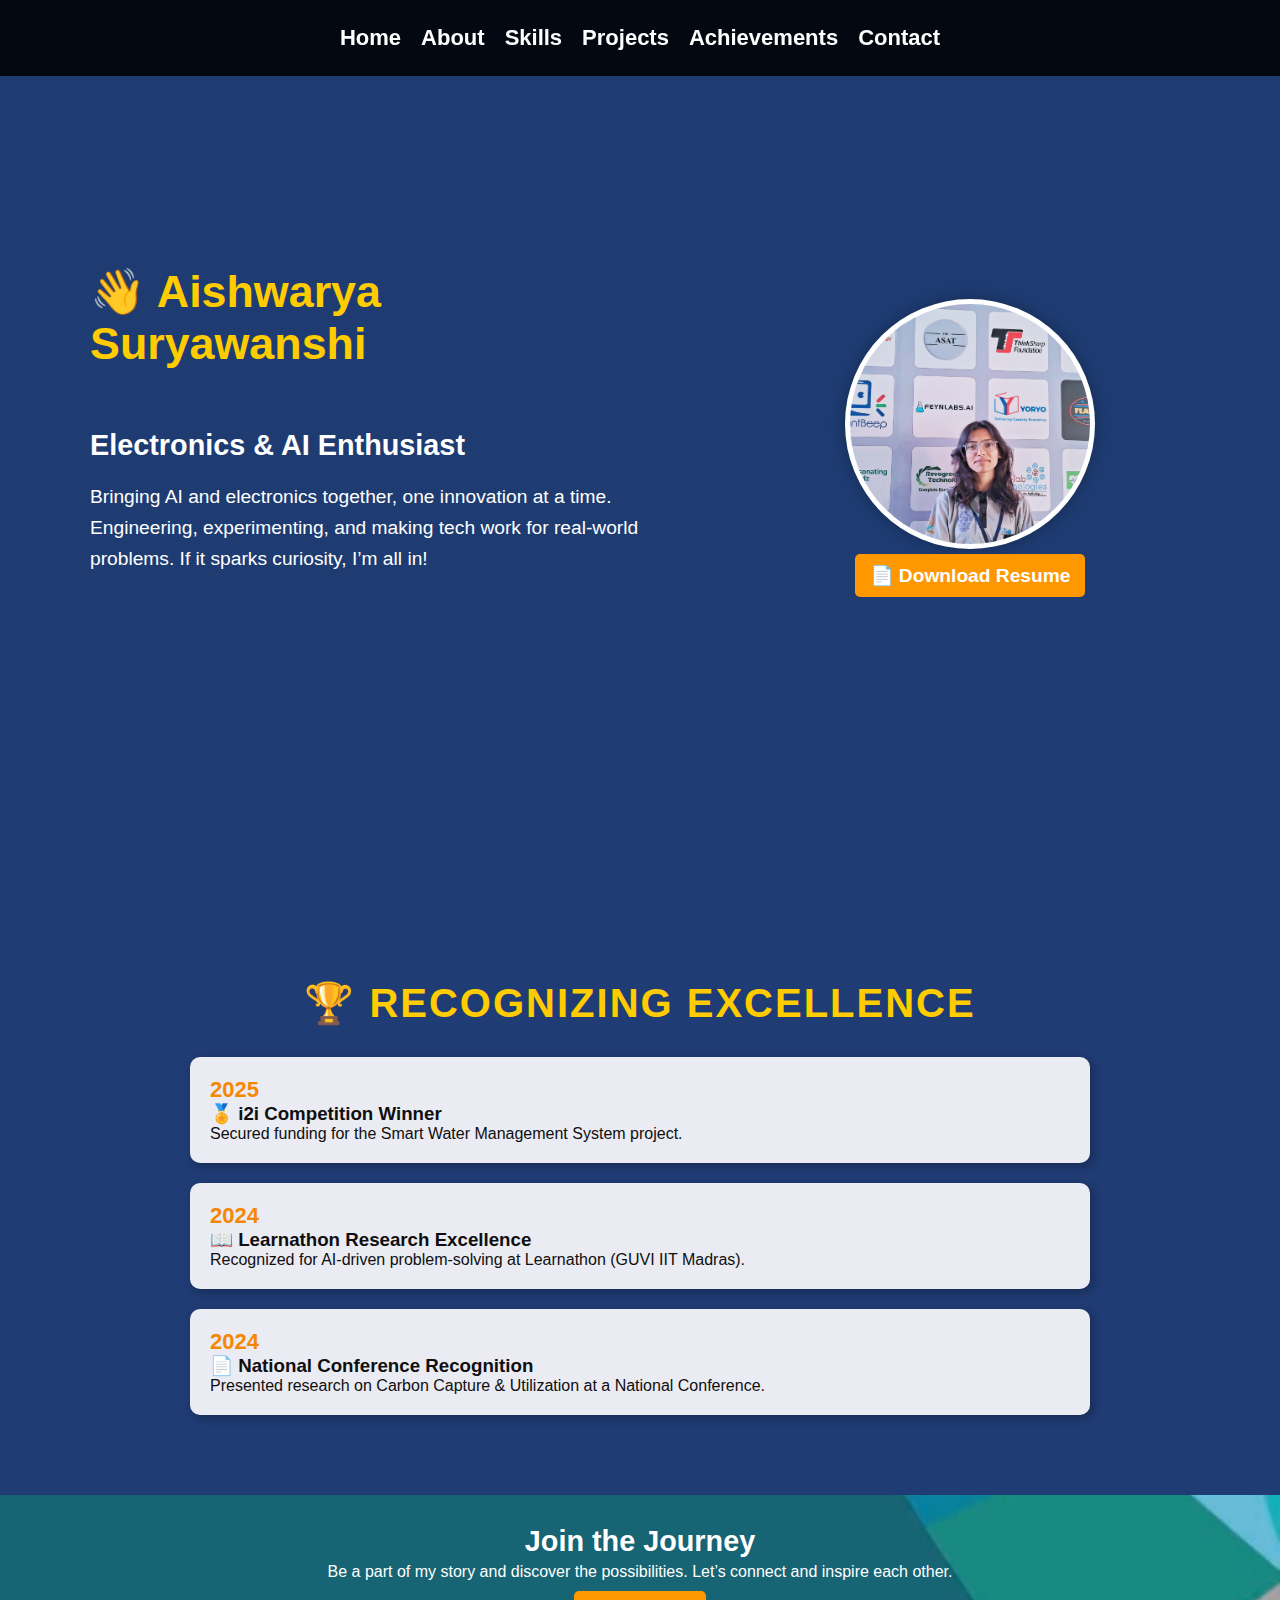
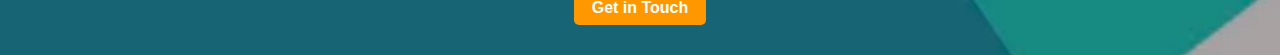
<file: index.html>
<!DOCTYPE html>
<html lang="en">
<head>
    <meta charset="UTF-8">
    <meta name="viewport" content="width=device-width, initial-scale=1.0">
    <title>Home - Aishwarya Suryawanshi</title>
    <link rel="stylesheet" href="css/style.css">
    <script defer src="js/script.js"></script>
</head>
<body>

    <!-- 🔝 Navigation Bar -->
    <nav class="navbar">
        <ul class="nav-links">
            <li><a href="index.html" class="active">Home</a></li>
            <li><a href="about.html">About</a></li>
            <li><a href="skills.html">Skills</a></li>
            <li><a href="projects.html">Projects</a></li>
            <li><a href="achievements.html">Achievements</a></li>
            <li><a href="contact.html">Contact</a></li>
        </ul>
    </nav>

    <!-- 🌟 Hero Section -->
    <section class="hero">
        <div class="hero-container">
            <div class="hero-content">
                <h1>👋 <span class="highlight">Aishwarya Suryawanshi</span></h1>
                <h2>Electronics & AI Enthusiast</h2>
                <p>Bringing AI and electronics together, one innovation at a time. Engineering, experimenting, and making tech work for real-world problems. If it sparks curiosity, I’m all in!</p>
            </div>

            <!-- 🖼 Profile Image -->
            <div class="hero-image">
                <img src="assets/profile/profile.jpg" alt="Profile Picture">
                <a href="resume.pdf" class="btn resume-btn">📄 Download Resume</a>
            </div>
        </div>
    </section>

    <!-- 📜 Recognizing Excellence Section -->
    <section class="achievements-home">
        <h2>🏆 Recognizing Excellence</h2>
        <div class="timeline-container">
            <div class="timeline-item">
                <span class="year">2025</span>
                <h3>🏅 i2i Competition Winner</h3>
                <p>Secured funding for the Smart Water Management System project.</p>
            </div>

            <div class="timeline-item">
                <span class="year">2024</span>
                <h3>📖 Learnathon Research Excellence</h3>
                <p>Recognized for AI-driven problem-solving at Learnathon (GUVI IIT Madras).</p>
            </div>

            <div class="timeline-item">
                <span class="year">2024</span>
                <h3>📄 National Conference Recognition</h3>
                <p>Presented research on Carbon Capture & Utilization at a National Conference.</p>
            </div>
        </div>
    </section>

    <!-- 🌟 Footer Section (Smaller & Fixed at Bottom) -->
<footer class="cta-footer">
    <div class="cta-content">
        <h2>Join the Journey</h2>
        <p>Be a part of my story and discover the possibilities. Let’s connect and inspire each other.</p>
        <a href="contact.html" class="cta-button">Get in Touch</a>
    </div>
</footer>

</body>
</html>
</file>
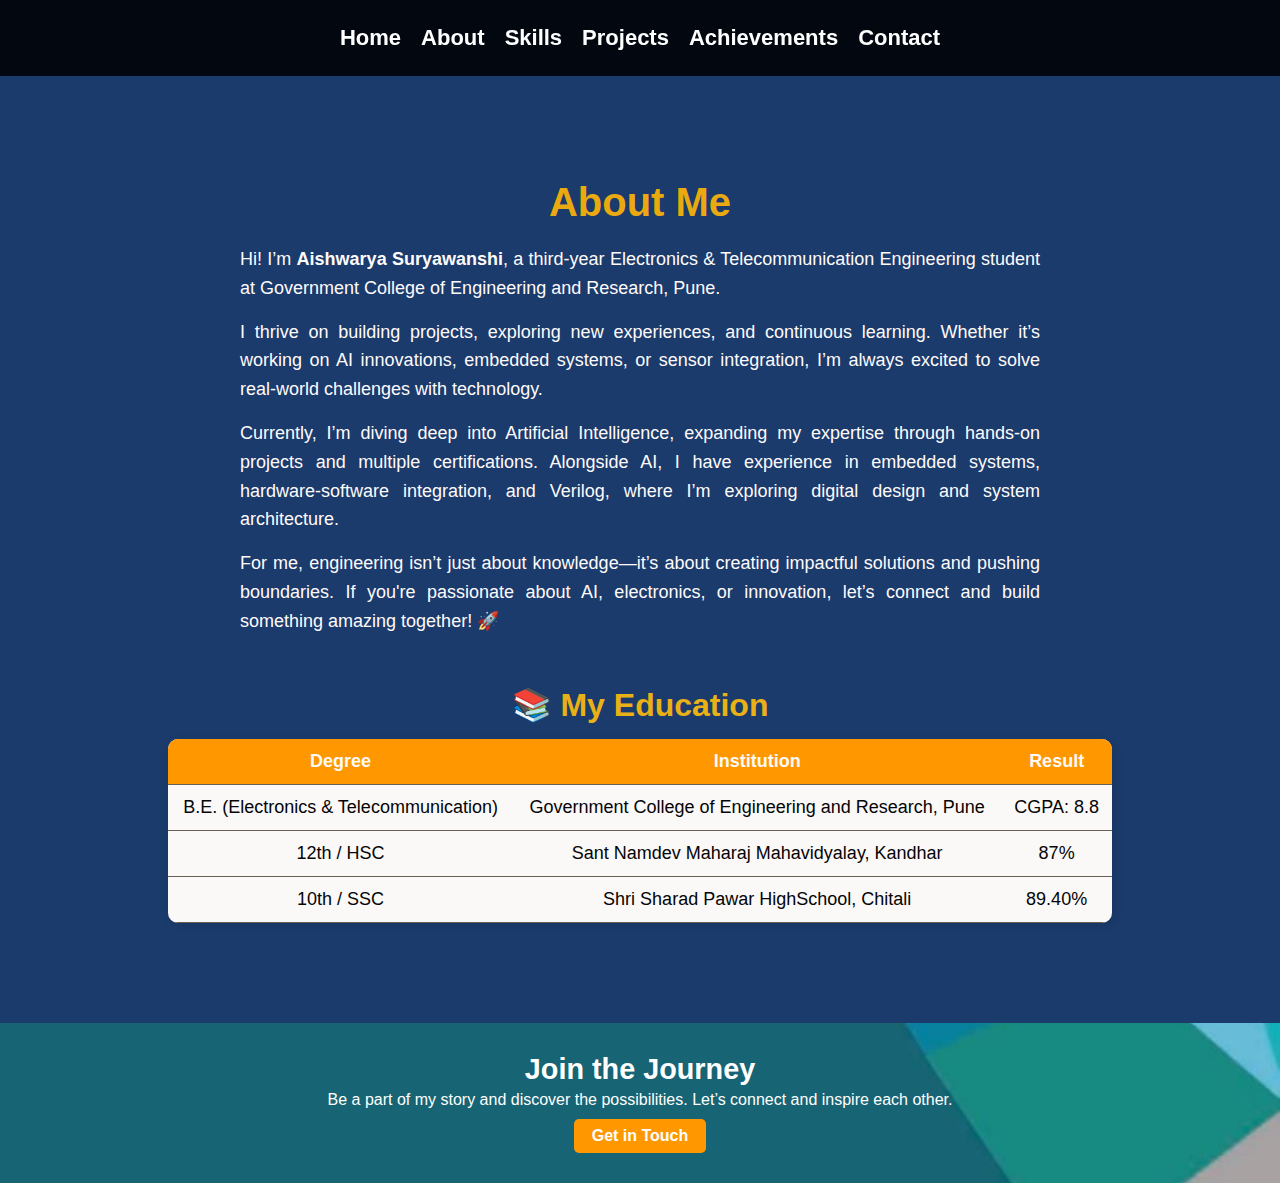
<file: about.html>
<!DOCTYPE html>
<html lang="en">
<head>
    <meta charset="UTF-8">
    <meta name="viewport" content="width=device-width, initial-scale=1.0">
    <title>About - Aishwarya Suryawanshi</title>
    <link rel="stylesheet" href="css/style.css">
</head>
<body>

    <!-- 🔝 Navigation Bar -->
    <nav>
        <ul class="nav-links">
            <li><a href="index.html">Home</a></li>
            <li><a href="about.html">About</a></li>
            <li><a href="skills.html">Skills</a></li>
            <li><a href="projects.html">Projects</a></li>
            <li><a href="achievements.html">Achievements</a></li>
            <li><a href="contact.html">Contact</a></li>
        </ul>
    </nav>

    <!-- 📌 About Section -->
    <section class="about">
        <div class="about-content">
            <h2>About Me</h2>
            <p>Hi! I’m <b>Aishwarya Suryawanshi</b>, a third-year Electronics & Telecommunication Engineering student at Government College of Engineering and Research, Pune.</p>
            
            <p>I thrive on building projects, exploring new experiences, and continuous learning. Whether it’s working on AI innovations, embedded systems, or sensor integration, I’m always excited to solve real-world challenges with technology.</p>
            
            <p>Currently, I’m diving deep into Artificial Intelligence, expanding my expertise through hands-on projects and multiple certifications. Alongside AI, I have experience in embedded systems, hardware-software integration, and Verilog, where I’m exploring digital design and system architecture.</p>
            
            <p>For me, engineering isn’t just about knowledge—it’s about creating impactful solutions and pushing boundaries. If you're passionate about AI, electronics, or innovation, let’s connect and build something amazing together! 🚀</p>
        </div>

        <!-- 🎓 Education Table -->
        <div class="education">
            <h2>📚 My Education</h2>
            <table>
                <tr>
                    <th>Degree</th>
                    <th>Institution</th>
                    <th>Result</th>
                </tr>
                <tr>
                    <td>B.E. (Electronics & Telecommunication)</td>
                    <td>Government College of Engineering and Research, Pune</td>
                    <td>CGPA: 8.8</td>
                </tr>
                <tr>
                    <td>12th / HSC</td>
                    <td>Sant Namdev Maharaj Mahavidyalay, Kandhar</td>
                    <td>87%</td>
                </tr>
                <tr>
                    <td>10th / SSC</td>
                    <td>Shri Sharad Pawar HighSchool, Chitali</td>
                    <td>89.40%</td>
                </tr>
            </table>
        </div>
    </section>

    <!-- 🌟 Footer Section (Smaller & Fixed at Bottom) -->
<footer class="cta-footer">
    <div class="cta-content">
        <h2>Join the Journey</h2>
        <p>Be a part of my story and discover the possibilities. Let’s connect and inspire each other.</p>
        <a href="contact.html" class="cta-button">Get in Touch</a>
    </div>
</footer>

</body>
</html>
</file>
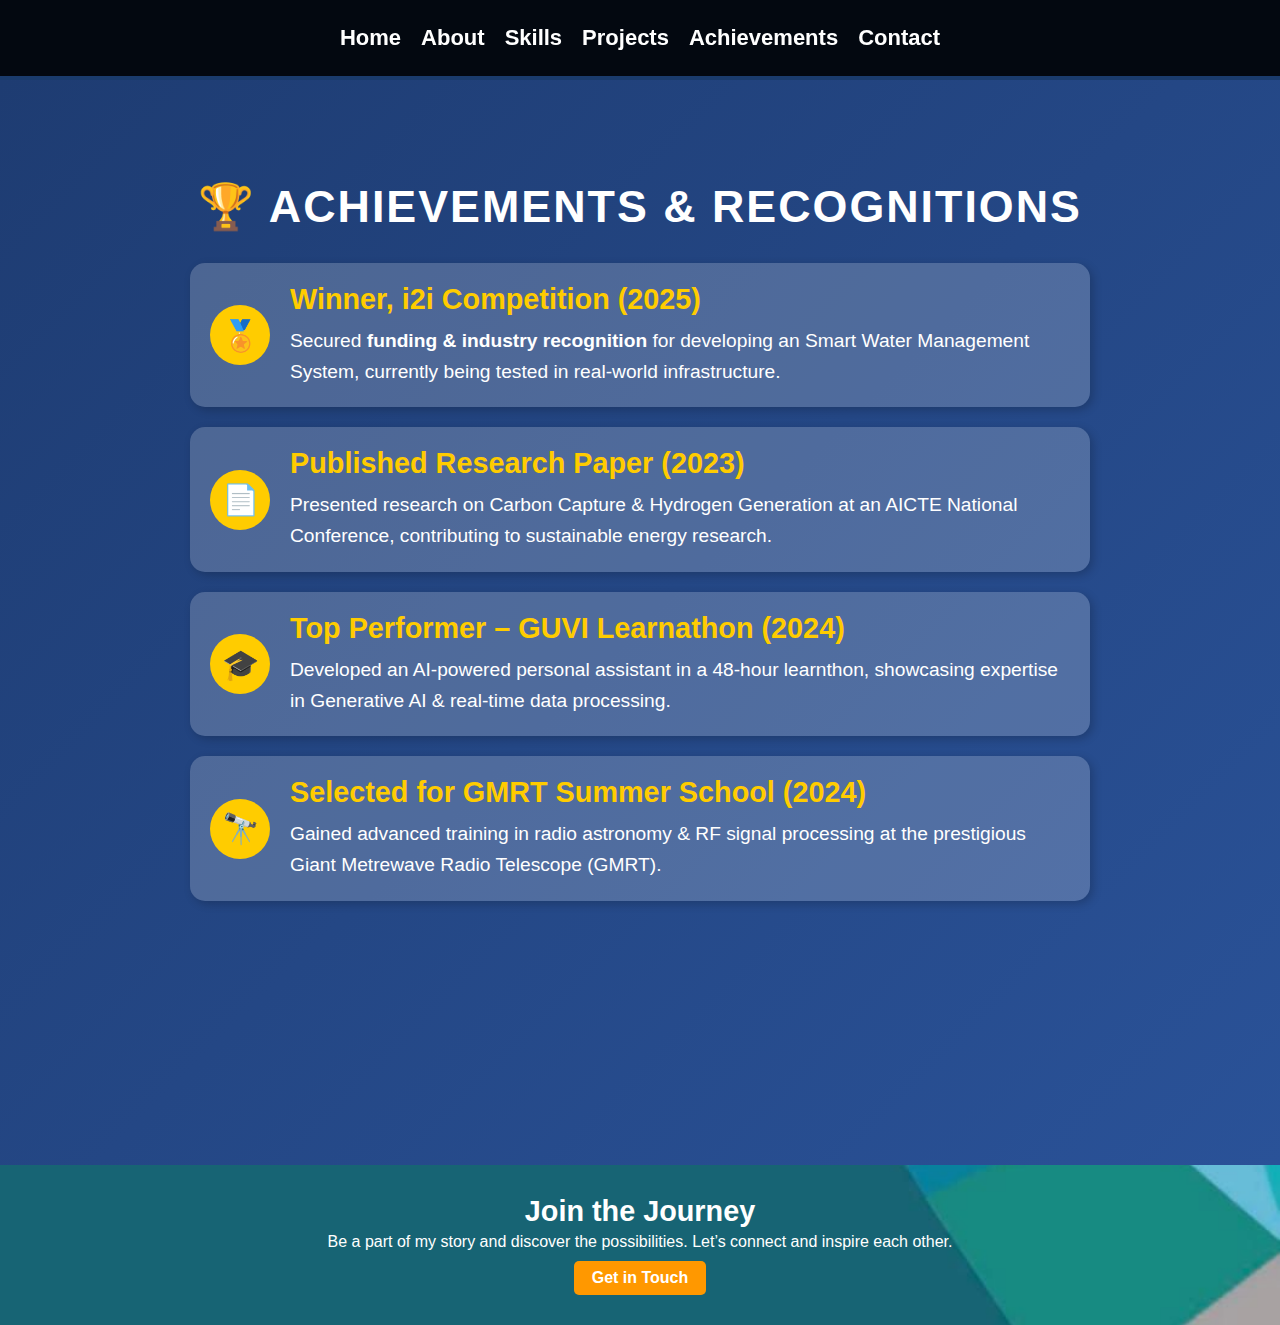
<file: achievements.html>
<!DOCTYPE html>
<html lang="en">
<head>
    <meta charset="UTF-8">
    <meta name="viewport" content="width=device-width, initial-scale=1.0">
    <title>Achievements - Aishwarya Suryawanshi</title>
    <link rel="stylesheet" href="css/style.css">
    <script defer src="js/script.js"></script> <!-- For Animations -->
</head>
<body>

    <!-- 🔝 Navigation Bar -->
    <nav>
        <ul class="nav-links">
            <li><a href="index.html">Home</a></li>
            <li><a href="about.html">About</a></li>
            <li><a href="skills.html">Skills</a></li>
            <li><a href="projects.html">Projects</a></li>
            <li><a href="achievements.html">Achievements</a></li>
            <li><a href="contact.html">Contact</a></li>
        </ul>
    </nav>

    <!-- 🏆 Achievements Section -->
    <section class="achievements">
        <h2>🏆 Achievements & Recognitions</h2>

        <div class="achievements-container">

            <!-- 🔹 Achievement 1 -->
            <div class="achievement-card fade-in">
                <div class="achievement-icon">🏅</div>
                <div class="achievement-content">
                    <h3>Winner, i2i Competition (2025)</h3>
                    <p>Secured <b>funding & industry recognition</b> for developing an Smart Water Management System, currently being tested in real-world infrastructure.</p>
                </div>
            </div>

            <!-- 🔹 Achievement 2 -->
            <div class="achievement-card fade-in">
                <div class="achievement-icon">📄</div>
                <div class="achievement-content">
                    <h3>Published Research Paper (2023)</h3>
                    <p>Presented research on Carbon Capture & Hydrogen Generation at an AICTE National Conference, contributing to sustainable energy research.</p>
                </div>
            </div>

            <!-- 🔹 Achievement 3 -->
            <div class="achievement-card fade-in">
                <div class="achievement-icon">🎓</div>
                <div class="achievement-content">
                    <h3>Top Performer – GUVI Learnathon (2024)</h3>
                    <p>Developed an AI-powered personal assistant in a 48-hour learnthon, showcasing expertise in Generative AI & real-time data processing.</p>
                </div>
            </div>

            <!-- 🔹 Achievement 4 -->
            <div class="achievement-card fade-in">
                <div class="achievement-icon">🔭</div>
                <div class="achievement-content">
                    <h3>Selected for GMRT Summer School (2024)</h3>
                    <p>Gained advanced training in radio astronomy & RF signal processing at the prestigious Giant Metrewave Radio Telescope (GMRT).</p>
                </div>
            </div>

            <!-- 🔹 Achievement 5 -->
            <div class="achievement-card fade-in">
                <div class="achievement-icon">🏗️</div>
                <div class="achievement-content">
                    <h3>College-Funded Sustainability Project (2025)</h3>
                    <p>Received college funding for a Smart Water System that reduced water wastage in workshop area, a successful IoT project deployment.</p>
                </div>
            </div>

        </div>
    </section>


    <!-- 🌟 Footer Section (Smaller & Fixed at Bottom) -->
<footer class="cta-footer">
    <div class="cta-content">
        <h2>Join the Journey</h2>
        <p>Be a part of my story and discover the possibilities. Let’s connect and inspire each other.</p>
        <a href="contact.html" class="cta-button">Get in Touch</a>
    </div>
</footer>

</body>
</html>
</file>
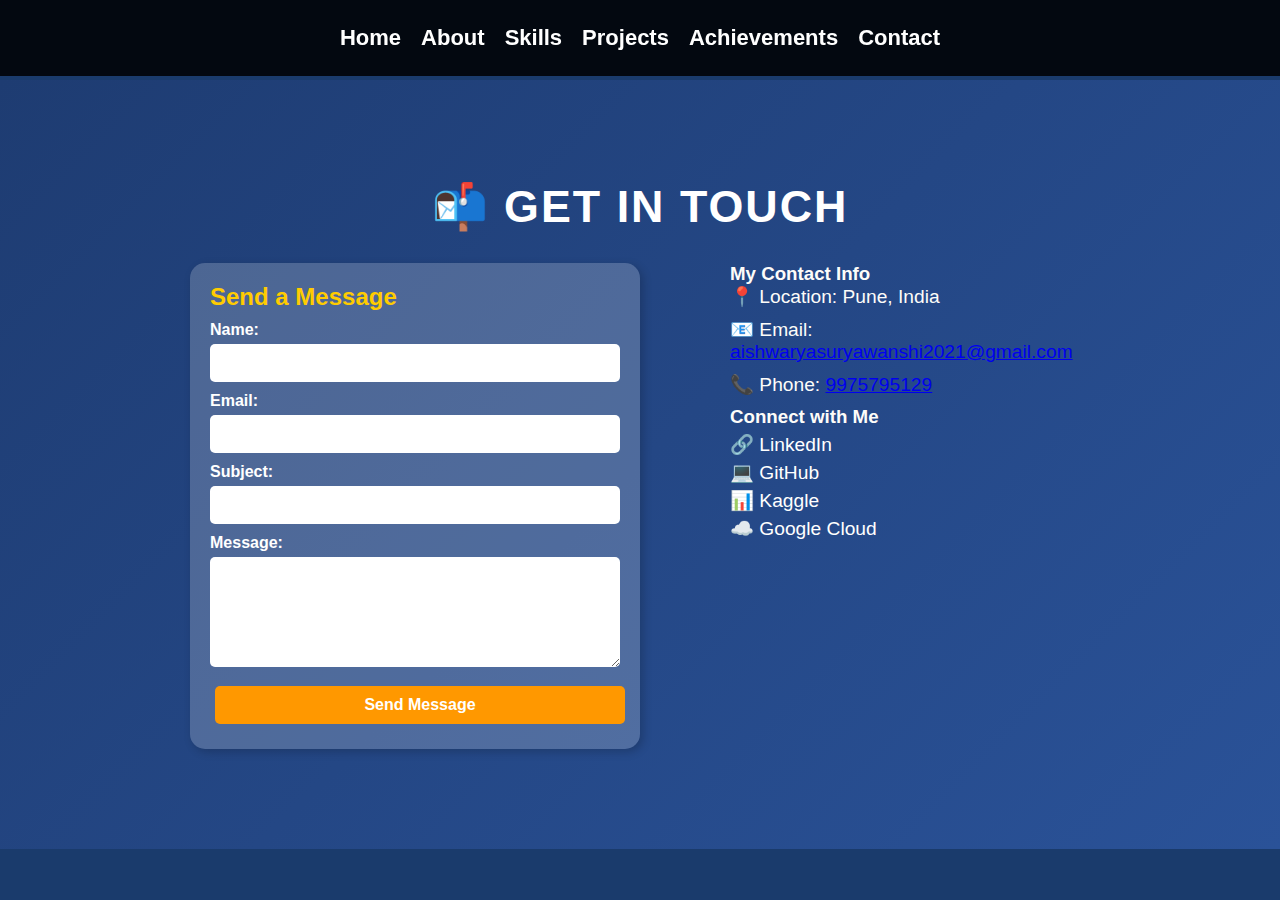
<file: contact.html>
<!DOCTYPE html>
<html lang="en">
<head>
    <meta charset="UTF-8">
    <meta name="viewport" content="width=device-width, initial-scale=1.0">
    <title>Contact - Aishwarya Suryawanshi</title>
    <link rel="stylesheet" href="css/style.css">
</head>
<body>

    <!-- 🔝 Navigation Bar -->
    <nav>
        <ul class="nav-links">
            <li><a href="index.html">Home</a></li>
            <li><a href="about.html">About</a></li>
            <li><a href="skills.html">Skills</a></li>
            <li><a href="projects.html">Projects</a></li>
            <li><a href="achievements.html">Achievements</a></li>
            <li><a href="contact.html">Contact</a></li>
        </ul>
    </nav>

    <!-- 📬 Contact Section -->
    <section class="contact">
        <h2>📬 Get in Touch</h2>

        <div class="contact-container">
            <!-- 📝 Contact Form (Using Formspree) -->
            <div class="contact-form">
                <h3>Send a Message</h3>
                <form action="https://formspree.io/f/mldjjnon" method="POST">
                    <label for="name">Name:</label>
                    <input type="text" id="name" name="name" required>

                    <label for="email">Email:</label>
                    <input type="email" id="email" name="_replyto" required>

                    <label for="subject">Subject:</label>
                    <input type="text" id="subject" name="subject" required>

                    <label for="message">Message:</label>
                    <textarea id="message" name="message" rows="5" required></textarea>

                    <button type="submit" class="btn">Send Message</button>
                </form>
            </div>

            <!-- 🌍 Contact Details -->
            <div class="contact-info">
                <h3>My Contact Info</h3>
                <p>📍 Location: Pune, India</p>
                <p>📧 Email: <a href="aishwaryasuryawanshi2021@gmail.com">aishwaryasuryawanshi2021@gmail.com</a></p>
                <p>📞 Phone: <a href="tel:9975795129">9975795129</a></p>

                <!-- 🔗 Social Links -->
                <h3>Connect with Me</h3>
                <div class="social-links">
                    <a href="https://www.linkedin.com/in/aishwarya-suryawanshinshi-aa20ba27a/" target="_blank">🔗 LinkedIn</a>
                    <a href="https://github.com/AAISHAA1585" target="_blank">💻 GitHub</a>
                    <a href="https://www.kaggle.com/aashaa1585" target="_blank">📊 Kaggle</a>
                    <a href="https://www.cloudskillsboost.google/public_profiles/7a3bd204-da66-4c13-a542-b3f279eef0f3" target="_blank">☁️ Google Cloud</a>
                </div>
            </div>
        </div>
    </section>

</body>
</html>
</file>
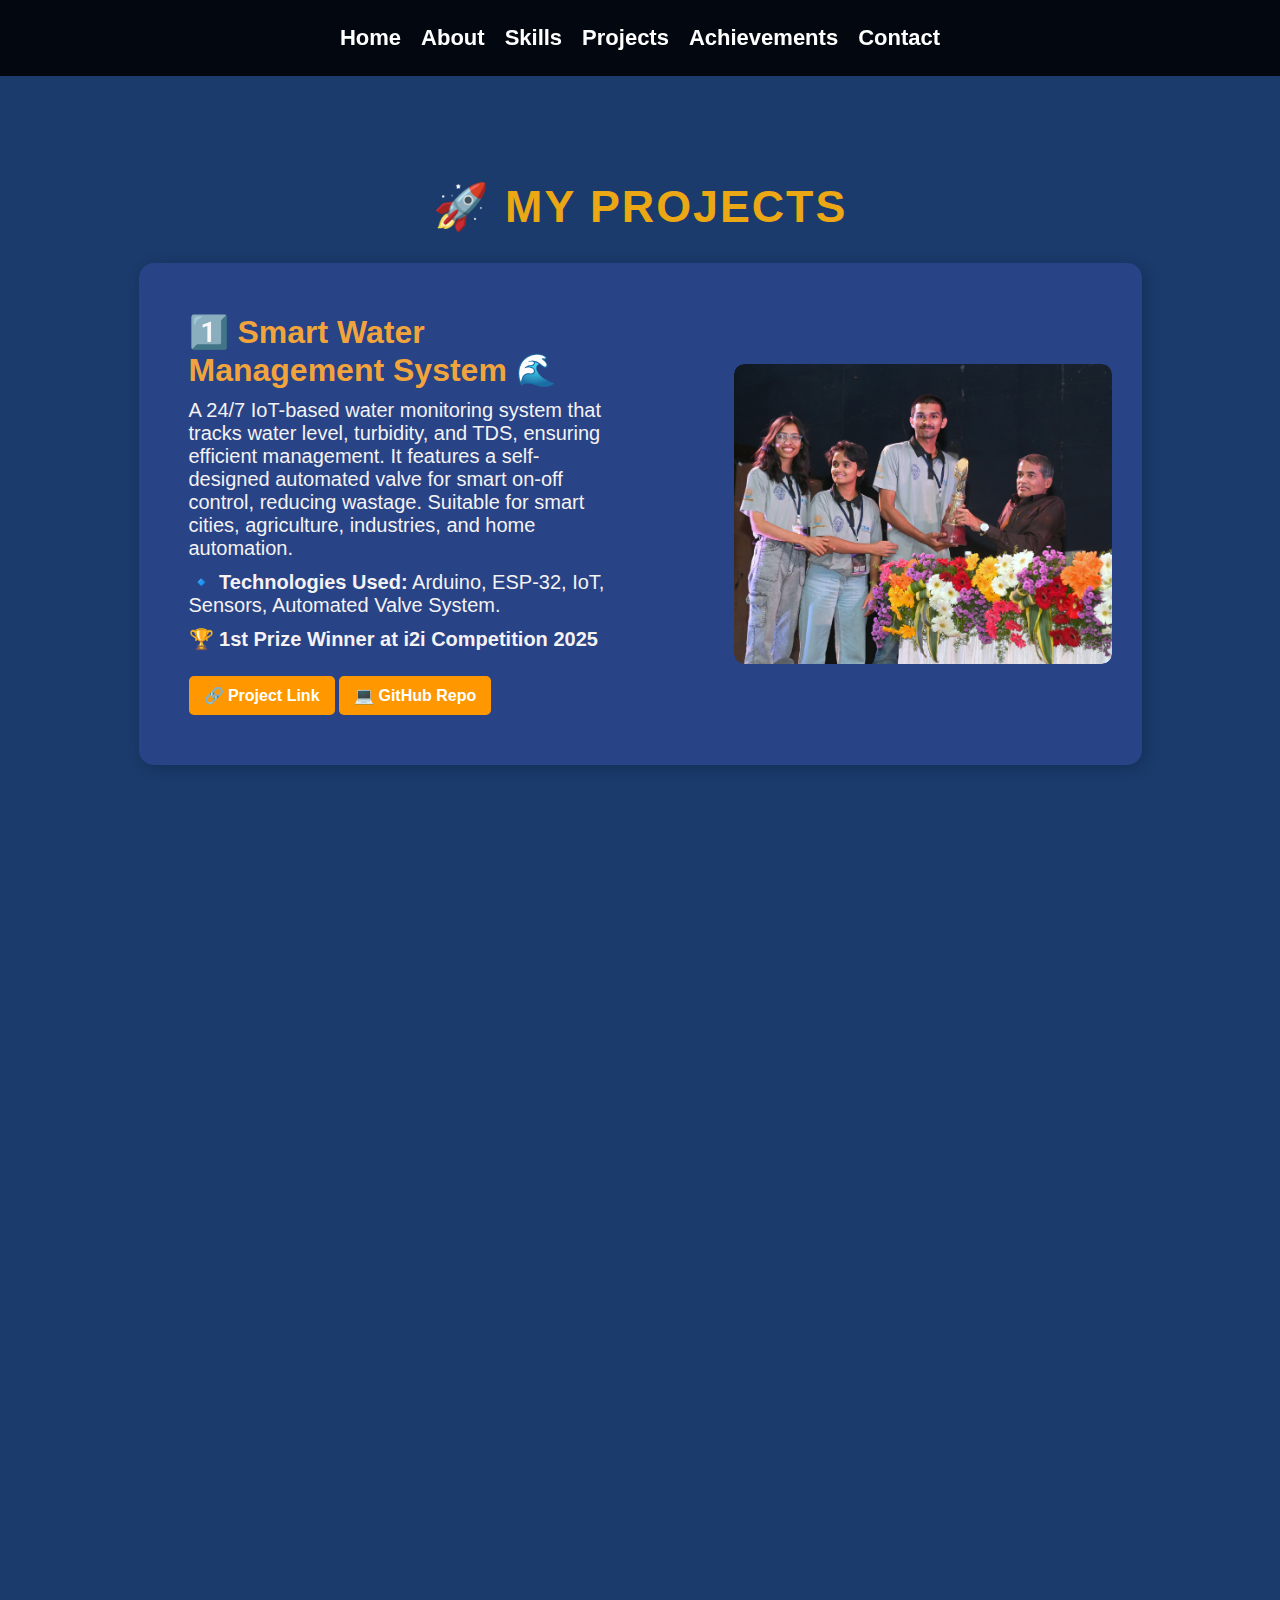
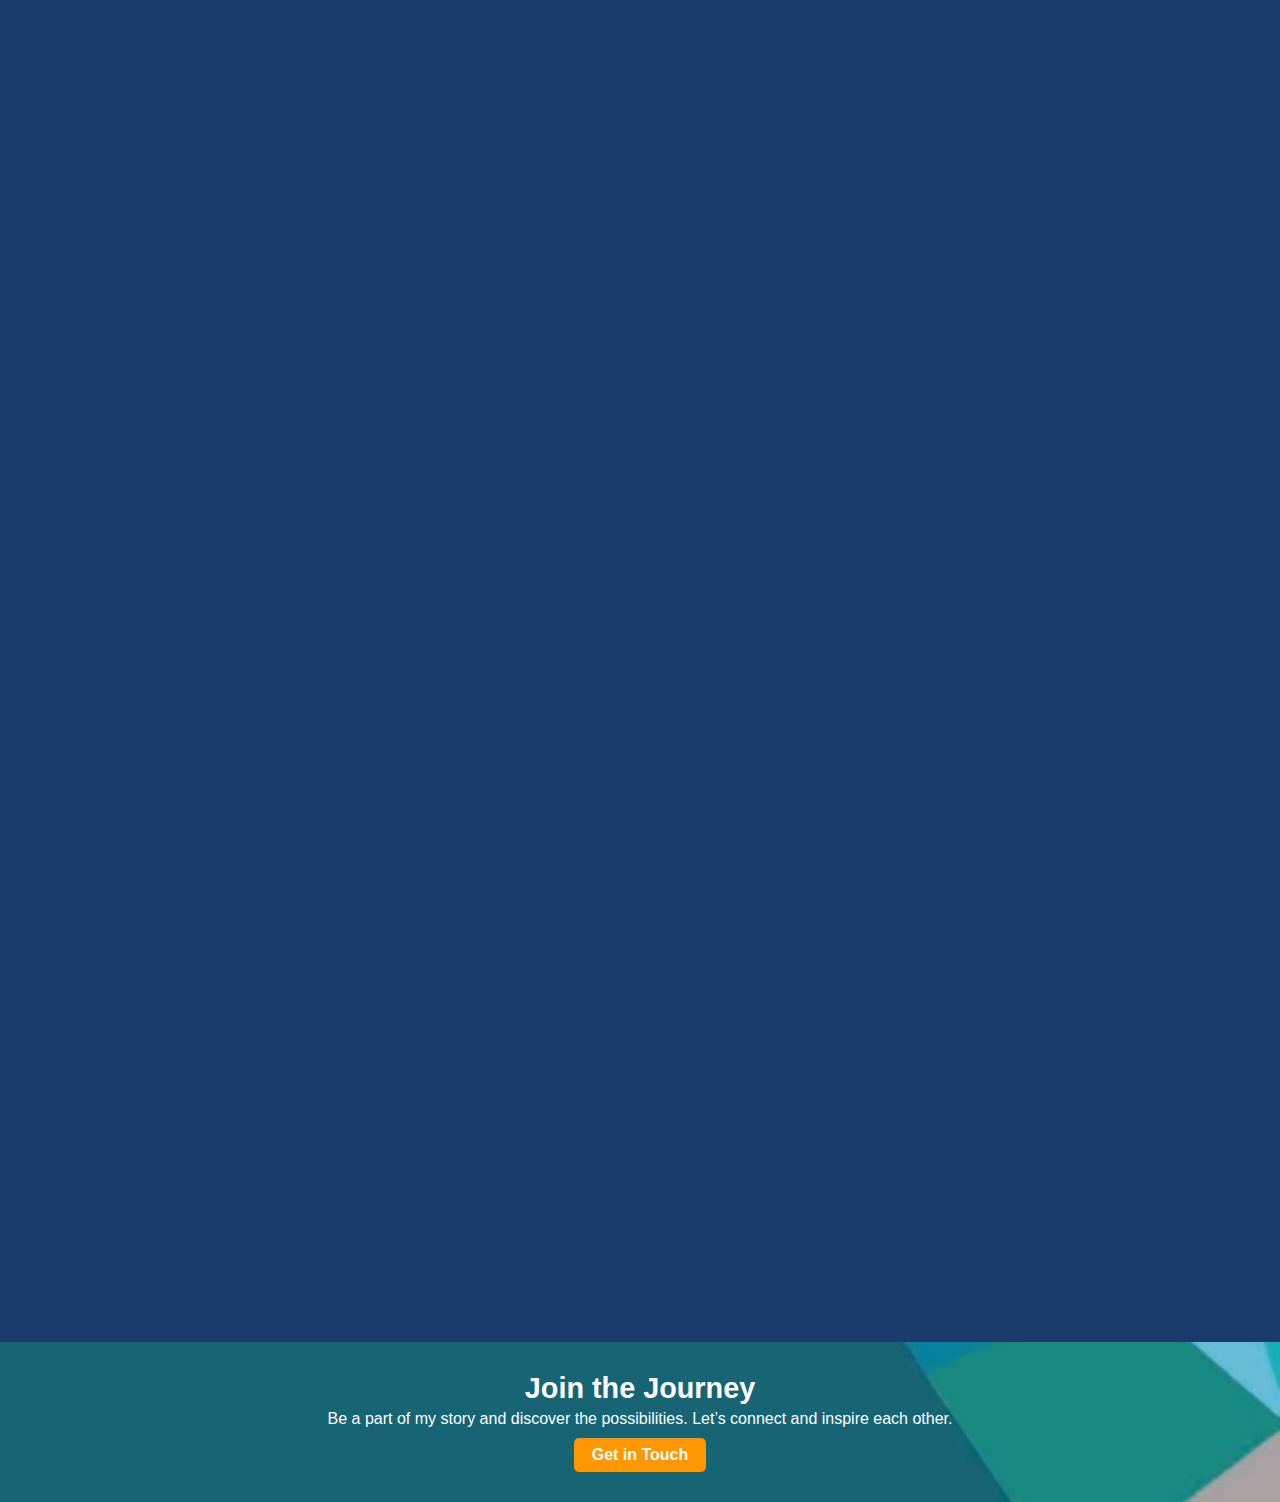
<file: projects.html>
<!DOCTYPE html>
<html lang="en">
<head>
    <meta charset="UTF-8">
    <meta name="viewport" content="width=device-width, initial-scale=1.0">
    <title>Projects - Aishwarya Suryawanshi</title>
    <link rel="stylesheet" href="css/style.css">
    <script defer src="js/script.js"></script> <!-- For Animations & Image Carousel -->
</head>
<body>

    <!-- 🔝 Navigation Bar -->
    <nav>
        <ul class="nav-links">
            <li><a href="index.html">Home</a></li>
            <li><a href="about.html">About</a></li>
            <li><a href="skills.html">Skills</a></li>
            <li><a href="projects.html">Projects</a></li>
            <li><a href="achievements.html">Achievements</a></li>
            <li><a href="contact.html">Contact</a></li>
        </ul>
    </nav>

    <!-- 🏗 Projects Section -->
    <section class="projects">
        <h2>🚀 My Projects</h2>

        <!-- 🔹 Project 1 -->
        <div class="project fade-in">
            <div class="project-content">
                <h3>1️⃣ Smart Water Management System 🌊</h3>
                <p>A 24/7 IoT-based water monitoring system that tracks water level, turbidity, and TDS, ensuring efficient management. It features a self-designed automated valve for smart on-off control, reducing wastage. Suitable for smart cities, agriculture, industries, and home automation.</p>
                <p><b>🔹 Technologies Used:</b>  Arduino, ESP-32, IoT, Sensors, Automated Valve System. </p>
                <p>🏆 <b>1st Prize Winner at i2i Competition 2025</b></p>
                <div class="project-links">
                    
                    <a href="https://dravnik.site/" target="_blank" class="cert-btn">🔗 Project Link</a>
                    <a href="https://github.com/DravNik/dravnik-landingpage" target="_blank" class="cert-btn">💻 GitHub Repo</a>
                </div>
            </div>
            <div class="project-gallery">
                <img src="assets/projects/water-management1.jpg" class="active" alt="Smart Water Management">
                <img src="assets/projects/water-management2.jpg" alt="Smart Water Management">
            </div>
        </div>
        
         <!-- 🔹 Project 2 -->
         <div class="project fade-in">
            <div class="project-content">
                <h3>2️⃣ Personal Portfolio Website🌐</h3>
                <p>A custom-designed, interactive portfolio that showcases my journey, projects, and expertise in AI, electronics, and engineering. Built with a modern, responsive design, it offers a seamless user experience, highlighting my skills, achievements, and innovations in a structured and engaging way.</p>
                
                <div class="project-links">
                    
                    <a href="https://aaishaa1585.github.io/My-Portfolio/" target="_blank" class="cert-btn">🔗 Project Link</a>
                    <a href="https://aaishaa1585.github.io/My-Portfolio/" target="_blank" class="cert-btn">💻 GitHub Repo</a>
                </div>
            </div>
            <div class="project-gallery">
                    <img src="assets/projects/portfolio1.png" class="active" alt="E-Waste Management">
                    <img src="assets/projects/portfolio2.png" class="active" alt="E-Waste Management">
                    <img src="assets/projects/portfolio3.png" class="active" alt="E-Waste Management">
            </div>
        </div>
        

        

        <!-- 🔹 Project 3 -->
        <div class="project fade-in">
            <div class="project-content">
                <h3>3️⃣ E-Waste Management System♻️</h3>
                <p>A sustainable e-waste management system utilizing bioleaching and phytoremediation to recover valuable metals and detoxify contaminated sites. Bioleaching uses microorganisms to extract metals from e-waste, reducing reliance on mining and harmful chemicals, while phytoremediation employs plants to absorb toxins, promoting soil and water restoration.This eco-friendly, cost-effective, and energy-efficient approach minimizes environmental harm and supports a greener future. Applicable in recycling industries, waste management, and environmental restoration projects.</p>

                
                
                    <div class="project-links">
                        
                        <a href="https://www.linkedin.com/in/aishwarya-suryawanshi-aa20ba27a/>" target="_blank" class="cert-btn">🔗 Linkedin</a>
                    </div>
            </div>
            <div class="project-gallery">
                <img src="assets/projects/e-waste1.jpeg" class="active" alt="E-Waste Management">
                <img src="assets/projects/e-waste2.jpg" class="active" alt="E-Waste Management">
                    
               
            </div>
        </div>

        <!-- 🔹 Project 4 -->
        <div class="project fade-in">
            <div class="project-content">
                <h3>4️⃣ Water Heater Alert System⚠️</h3>
                <p>A smart real-time monitoring system that prevents overheating and ensures energy efficiency by automatically switching off the heater when the water reaches a preset temperature. It continuously tracks temperature levels and provides instant alerts to prevent potential hazards. Designed for hostels, homes</p>
              

                </p<>Designed for hostels, homes</p<>
                <p><b>Technologies:</b> DHT11, ESP8266, Firebase</p>
                <div class="project-links">
                    
                    <a href="https://www.linkedin.com/in/aishwarya-suryawanshi-aa20ba27a/>" target="_blank" class="cert-btn">🔗 Linkedin</a>
                </div>
            </div>
            <div class="project-gallery">
                <img src="assets/projects/water-heater1.jpeg" class="active" alt="Water Heater Alert System">
                
            </div>
        </div>

        <!-- 🔹 Project 5 -->
        <div class="project fade-in">
            <div class="project-content">
                <h3>5️⃣ Carbon Capture & Hydrogen Generation System 🏭⚡</h3>
                <p> An innovative system for capturing CO₂ and converting it into hydrogen fuel, promoting clean energy solutions. It utilizes CO₂ collection techniques and formate-based hydrogen production, enabling efficient carbon utilization and sustainable energy generation.</p>
                
                <p>📄 <b>Published Research Paper at AICTE National Conference 2023</b></p>
                <div class="project-links">
                    
                    <a href="https://www.linkedin.com/in/aishwarya-suryawanshi-aa20ba27a/>" target="_blank" class="cert-btn">🔗 Linkedin</a>
                </div>
            </div>
            <div class="project-gallery">
                <img src="assets/projects/carbon-capture1.jpeg" class="active" alt="Carbon Capture System">
                <img src="assets/projects/carbon-capture2.jpg" alt="Carbon Capture System">
            </div>
        </div>

    </section>

    <!-- 🌟 Footer Section (Smaller & Fixed at Bottom) -->
<footer class="cta-footer">
    <div class="cta-content">
        <h2>Join the Journey</h2>
        <p>Be a part of my story and discover the possibilities. Let’s connect and inspire each other.</p>
        <a href="contact.html" class="cta-button">Get in Touch</a>
    </div>
</footer>

</body>
</html>
</file>
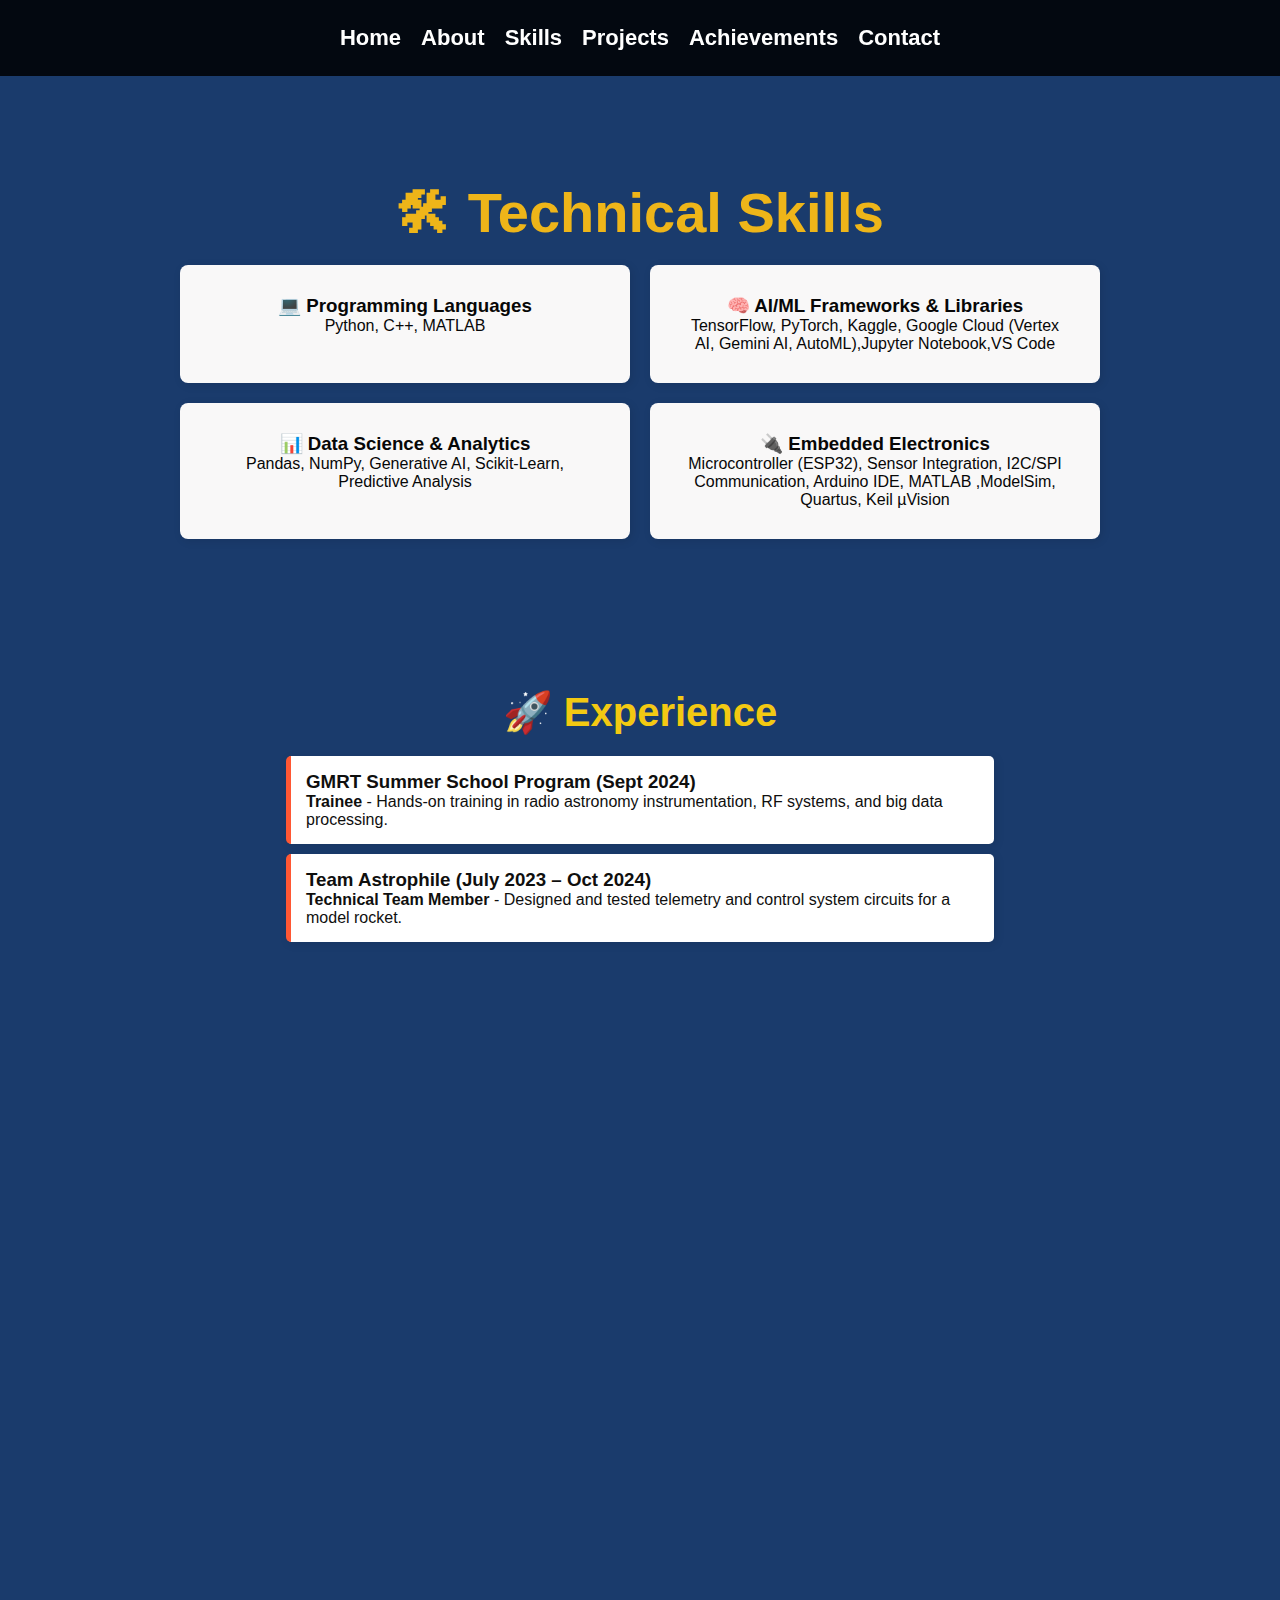
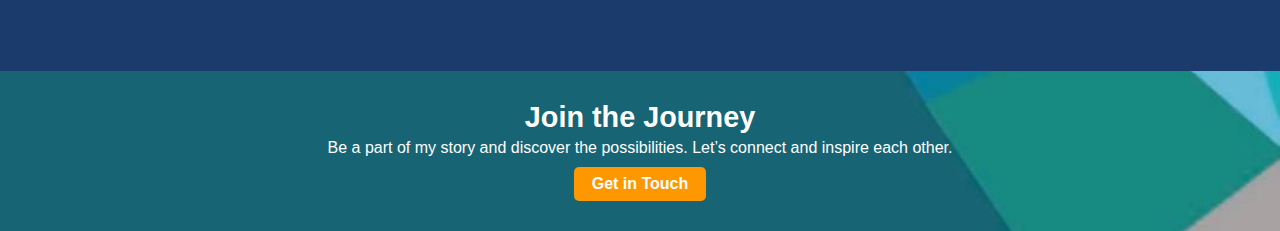
<file: skills.html>
<!DOCTYPE html>
<html lang="en">
<head>
    <meta charset="UTF-8">
    <meta name="viewport" content="width=device-width, initial-scale=1.0">
    <title>Skills & Experience - Aishwarya Suryawanshi</title>
    <link rel="stylesheet" href="css/style.css">
    <script defer src="js/script.js"></script> <!-- Script for Animations -->
</head>
<body>

    <!-- 🔝 Navigation Bar -->
    <nav>
        <ul class="nav-links">
            <li><a href="index.html">Home</a></li>
            <li><a href="about.html">About</a></li>
            <li><a href="skills.html">Skills</a></li>
            <li><a href="projects.html">Projects</a></li>
            <li><a href="achievements.html">Achievements</a></li>
            <li><a href="contact.html">Contact</a></li>
        </ul>
    </nav>

    <!-- 🛠 Skills Section -->
    <section class="skills fade-in">
        <h2>🛠 Technical Skills</h2>

        <div class="skills-container">
            <div class="skill-category">
                <h3>💻 Programming Languages</h3>
                <p>Python, C++, MATLAB</p>
            </div>

        

            <div class="skill-category">
                <h3>🧠 AI/ML Frameworks & Libraries</h3>
                <p>TensorFlow, PyTorch, Kaggle, Google Cloud (Vertex AI, Gemini AI, AutoML),Jupyter Notebook,VS Code </p>
            </div>

            <div class="skill-category">
                <h3>📊 Data Science & Analytics</h3>
                <p>Pandas, NumPy, Generative AI, Scikit-Learn, Predictive Analysis</p>
            </div>

            <div class="skill-category">
                <h3>🔌 Embedded Electronics</h3>
                <p>Microcontroller (ESP32), Sensor Integration, I2C/SPI Communication, Arduino IDE, MATLAB ,ModelSim, Quartus, Keil µVision</p>
            </div>
        </div>
    </section>

    <!-- 🚀 Experience Section -->
    <section class="experience slide-in">
        <h2>🚀 Experience</h2>

        <div class="experience-item">
            <h3>GMRT Summer School Program (Sept 2024)</h3>
            <p><b>Trainee</b> - Hands-on training in radio astronomy instrumentation, RF systems, and big data processing.</p>
        </div>

        <div class="experience-item">
            <h3>Team Astrophile (July 2023 – Oct 2024)</h3>
            <p><b>Technical Team Member</b> - Designed and tested telemetry and control system circuits for a model rocket.</p>
        </div>
    </section>

    <!-- 🎓 Certifications Section -->
<section class="certifications slide-in">
    <h2>🎓 Certifications</h2>

    <div class="cert-grid">
        <div class="cert-item">
            <p>📜 <b>IBM:</b> Artificial Intelligence (Nov 2024)</p>
            <a href="assets/certificates/ibm-ai.jpeg" target="_blank" class="cert-btn">View Certificate</a>
        </div>

        <div class="cert-item">
            <p>📜 <b>Microsoft:</b> Generative AI</p>
            <a href="assets/certificates/microsoft-ai.pdf" target="_blank" class="cert-btn">View Certificate</a>
        </div>

        <div class="cert-item">
            <p>📜 <b>Ignited Innovators of India:</b> Smart Water Management System</p>
            <a href="assets/certificates/iii-smartwater.jpg" target="_blank" class="cert-btn">View Certificate</a>
        </div>

        

        <div class="cert-item">
            <p>📜 <b>GUVI IITM:</b> Learnathon – Generative AI</p>
            <a href="assets/certificates/guvi-learnathon.png" target="_blank" class="cert-btn">View Certificate</a>
        </div>

        <div class="cert-item">
            <p>📜 <b>MindLuster:</b> Embedded Systems</p>
            <a href="assets/certificates/mindluster-embedded.jpeg" target="_blank" class="cert-btn">View Certificate</a>
        </div>

        <div class="cert-item">
            <p>📜 <b>AICTE:</b> Research Paper – AICTE National Conference</p>
            <a href="assets/certificates/aicte-research.pdf" target="_blank" class="cert-btn">View Certificate</a>
        </div>

        <div class="cert-item">
            <p>📜 <b>GUVI IITM:</b> Python</p>
            <a href="assets/certificates/guvi-python.png" target="_blank" class="cert-btn">View Certificate</a>
        </div>

        <div class="cert-item">
            <p>📜 <b>GMRT:</b> Summer School – GMRT (ENGINEROMY Program)</p>
            <a href="assets/certificates/gmrt-summer.jpeg" target="_blank" class="cert-btn">View Certificate</a>
        </div>

        <div class="cert-item">
            <p>📜 <b>DIPEX:</b> Energy Generation from Waste Materials</p>
            <a href="assets/certificates/dipex-energy.jpg" target="_blank" class="cert-btn">View Certificate</a>
        </div>

        

        <div class="cert-item">
            <p>📜 <b>Google:</b> Introduction AI</p>
            <a href="assets/certificates/google-ai.png" target="_blank" class="cert-btn">View Certificate</a>
        </div>
    </div>
</section>

<!-- 🌟 Footer Section (Smaller & Fixed at Bottom) -->
<footer class="cta-footer">
    <div class="cta-content">
        <h2>Join the Journey</h2>
        <p>Be a part of my story and discover the possibilities. Let’s connect and inspire each other.</p>
        <a href="contact.html" class="cta-button">Get in Touch</a>
    </div>
</footer>
</file>
<file: css/style.css>
/* 🌟 Home Page Styles */
/* 🎨 Global Reset */
* {
    margin: 0;
    padding: 0;
    box-sizing: border-box;
    font-family: 'Poppins', sans-serif;
}

body {
    background: linear-gradient(45deg, #1a3b6c, #1a3b6c);
    color: white;
    text-align: center;
}

/* 🔝 Fixed Navigation Bar */
nav {
    position: fixed;
    top: 0;
    width: 100%;
    background: rgba(0, 0, 0, 0.85);
    padding: 25px;
    text-align: center;
    z-index: 1000;
}
.nav-links {
    list-style: none;
    display: flex;
    justify-content: center;
    gap: 20px;
}
.nav-links li {
    display: inline;
}
.nav-links a {
    color: white;
    text-decoration: none;
    font-size: 22px;
    font-weight: bold;
}
.nav-links a:hover {
    color: #ff9800;
}

/* 📌 Add Space Below Navbar to Prevent Overlapping */
section {
    padding: 100px 50px;
    margin-top: 00px; /* Ensures sections don't hide under navbar */
}

/* 🏠 Hero Section */
/* 🌟 Hero Section */
.hero {
    display: flex;
    justify-content: center;
    align-items: center;
    text-align: left;
    background: #1e3c72; /* Consistent Color */
    color: white;
    min-height: 100vh;
    padding: 100px 50px;
}

/* 📌 Hero Container (Two-Column Layout) */
.hero-container {
    display: flex;
    justify-content: space-between;
    align-items: center;
    max-width: 1100px;
    width: 100%;
}

/* ✍ Hero Content (Text on Left) */
.hero-content {
    width: 50%;
}

.hero-content h1 {
    font-size: 2.8rem;
    color: #ffcc00;
    margin-bottom: 60px;
}

.hero-content h2 {
    font-size: 1.8rem;
    margin-bottom: 20px;
}

.hero-content p {
    font-size: 1.2rem;
    line-height: 1.6;
    margin-bottom: 60px;
}

/* 🖼 Profile Image (Right Side) */
.hero-image {
    width: 40%;
    display: flex;
    flex-direction: column;
    align-items: center;
    text-align: center;
}

/* 🌟 Circular Profile Picture (Now Visible) */
.hero-image img {
    width: 250px;
    height: 250px;
    border-radius: 50%;
    object-fit: cover;
    background: white;  /* Fixes visibility issue */
    padding: 5px;
    box-shadow: 0 0 15px rgba(0, 0, 0, 0.3);
    transition: transform 0.3s ease-in-out;
}

.hero-image img:hover {
    transform: scale(1.05);
}

/* 📄 Resume Button Below Image */
.resume-btn {
    display: inline-block;
    margin-top: 20px;
    padding: 12px 20px;
    background: #ffcc00;
    color: black;
    text-decoration: none;
    font-size: 1.2rem;
    font-weight: bold;
    border-radius: 5px;
    transition: background 0.3s;
}

.resume-btn:hover {
    background: #e6b800;
}

/* 📜 Recognizing Excellence (Now Matching Hero Section) */
.achievements-home {
    text-align: center;
    padding: 80px 50px;
    background: #203c74; /* Same Color as Hero */
    color: rgb(16, 15, 15);
}

.achievements-home h2 {
    font-size: 2.5rem;
    margin-bottom: 30px;
    text-transform: uppercase;
    letter-spacing: 2px;
    color: #ffcc00;
}

/* 🏆 Achievements Timeline */
.timeline-container {
    display: flex;
    flex-direction: column;
    align-items: center;
    gap: 20px;
    max-width: 900px;
    margin: auto;
}

/* 🎖 Individual Achievement Items */
.timeline-item {
    background: rgba(247, 248, 252, 0.936);
    padding: 20px;
    border-radius: 10px;
    width: 100%;
    box-shadow: 3px 3px 10px rgba(6, 6, 6, 0.3);
    text-align: left;
    transition: transform 0.3s ease-in-out;
}

.timeline-item:hover {
    transform: scale(1.02);
}

/* 📌 Achievement Year */
.year {
    font-size: 22px;
    font-weight: bold;
    color: #f48805;
}

/* 📌 Responsive Design */
@media (max-width: 900px) {
    .hero {
        flex-direction: column;
        text-align: center;
        padding: 80px 20px;
    }
    .hero-container {
        flex-direction: column;
        align-items: center;
    }
    .hero-content, .hero-image {
        width: 100%;
    }
    .hero-image {
        margin-top: 30px;
    }
    .achievements-home {
        padding: 60px 20px;
    }
}



/* 📌 About Section */
/* 📌 About Page */
.about {
    padding: 100px 50px;
    margin-top: 80px; /* Prevents overlap with navbar */
    background: #1a3b6c;
    color: #fffafa;
    text-align: center;
}

.about-content {
    max-width: 800px;
    margin: auto;
    text-align: justify;
}

.about h2 {
    font-size: 2.5rem;
    color: #f1ad0cfd;
    text-align: center;
    margin-bottom: 20px;
}

.about p {
    font-size: 18px;
    line-height: 1.6;
    margin-bottom: 15px;
}

/* 🎓 Education Table */
.education {
    margin-top: 50px;
    text-align: center;
}

.education h2 {
    font-size: 2rem;
    color: #eab116;
    margin-bottom: 15px;
}

table {
    width: 80%;
    margin: auto;
    border-collapse: collapse;
    background: #fbf8f8;
    border-radius: 10px;
    overflow: hidden;
    box-shadow: 2px 2px 10px rgba(0, 0, 0, 0.1);
}

th, td {
    padding: 12px;
    border-bottom: 1px solid #696054;
    text-align: center;
    font-size: 18px;
    color: rgb(5, 5, 5)
}

th {
    background: #ff9800;
    color: rgb(253, 249, 249);
}

tr:hover {
    background: rgba(255, 152, 0, 0.2);
}


/* 🔧 Skills Section */
/* 🎯 Skills Section */
.skills {
    padding: 100px 50px;
    margin-top: 80px; /* Prevents overlap with navbar */
    background: #1a3b6c;
    color: #2a527a;
    text-align: center;
}

.skills h2 {
    font-size: 2.5rem;
    color: #ede731;
    margin-bottom: 20px;
}

/* 📌 Skills Categories */
/* 🎯 Skills Section */
.skills {
    padding: 100px 50px;
    margin-top: 80px;
    background: #1a3b6c;
    color: #070707;
    text-align: center;
}

.skills h2 {
    font-size: 3.5rem;
    color: #eeb519;
    margin-bottom: 20px;
}

/* 📌 Skills Categories */
.skills-container {
    display: flex;
    flex-wrap: wrap;
    justify-content: center;
    gap: 20px;
    max-width: 1000px;
    margin: auto;
}

.skill-category {
    background: #f9f8f8;
    padding: 30px;
    border-radius: 8px;
    box-shadow: 2px 2px 10px rgba(0, 0, 0, 0.1);
    width: 45%;
    min-width: 300px;
    text-align: center;
    transition: 0.3s ease-in-out;
}

.skill-category:hover {
    transform: scale(1.05);
    box-shadow: 3px 3px 15px rgba(0, 0, 0, 0.2);
}

/* 🛠 Animations */
.fade-in {
    opacity: 0;
    transform: translateY(30px);
    transition: opacity 1s ease-out, transform 1s ease-out;
}

.slide-in {
    opacity: 0;
    transform: translateX(-50px);
    transition: opacity 1s ease-out, transform 1s ease-out;
}

.show {
    opacity: 1 !important;
    transform: translateY(0) !important;
}

/* 🎖 Certifications & Experience Styling */
.experience, .certifications {
    padding: 50px;
    text-align: center;
}

.cert-item {
    background: #1a3b6c;
    padding: 15px;
    border-radius: 8px;
    box-shadow: 2px 2px 10px rgba(0, 0, 0, 0.1);
    width: 45%;
    min-width: 300px;
    text-align: center;
    transition: 0.3s ease-in-out;
}

.cert-item:hover {
    transform: scale(1.05);
    box-shadow: 3px 3px 15px rgba(0, 0, 0, 0.2);
}

/* 🚀 Experience Section */
.experience {
    padding: 50px;
    background: #1a3b6c;
    color: #0f0f0e;
    text-align: center;
}

.experience h2 {
    font-size: 2.5rem;
    color: #f3c912;
    margin-bottom: 20px;
}

.experience-item {
    background: white;
    padding: 15px;
    margin: 10px auto;
    width: 60%;
    border-left: 5px solid #ff5733;
    text-align: left;
    border-radius: 5px;
    box-shadow: 2px 2px 10px rgba(0, 0, 0, 0.1);
}

/* 🎓 Certifications Section */
/* 🎓 Certifications Section */
.certifications {
    padding: 50px;
    background: #1a3b6c;
    color: #0b0b0b;
    text-align: center;
}

.certifications h2 {
    font-size: 2.5rem;
    color: #e6a824;
    margin-bottom: 20px;
}

/* 📜 Certification Grid */
.cert-grid {
    display: grid;
    grid-template-columns: repeat(3, 1fr);
    gap: 20px;
    max-width: 1000px;
    margin: auto;
}

/* 🎖 Individual Certificate Item */
.cert-item {
    background: #f5f5f5;
    padding: 15px;
    border-radius: 8px;
    box-shadow: 2px 2px 10px rgba(0, 0, 0, 0.1);
    text-align: center;
    transition: 0.3s;
}

.cert-item:hover {
    transform: scale(1.05);
    box-shadow: 3px 3px 15px rgba(0, 0, 0, 0.2);
}

/* 🔘 Certificate Button */
.cert-btn {
    display: inline-block;
    margin-top: 10px;
    padding: 10px 15px;
    background: #ff9800;
    color: white;
    text-decoration: none;
    font-weight: bold;
    border-radius: 5px;
    transition: 0.3s;
}

.cert-btn:hover {
    background: #e68900;
}

/* 📌 Responsive Design */
@media (max-width: 900px) {
    .cert-grid {
        grid-template-columns: repeat(2, 1fr);
    }
}

@media (max-width: 600px) {
    .cert-grid {
        grid-template-columns: 1fr;
    }
}

/* 🏗 Projects Section */
/* 🚀 Projects Section */
.projects {
    padding: 100px 50px;
    margin-top: 80px;
    background: linear-gradient(135deg, 1e3c72,, #2a5298);
    color: rgb(235, 167, 20);
    text-align: center;
}

.projects h2 {
    font-size: 2.8rem;
    margin-bottom: 30px;
    text-transform: uppercase;
    letter-spacing: 2px;
}

/* 🔹 Individual Project Layout */
.project {
    display: flex;
    justify-content: space-between;
    align-items: center;
    background: rgba(43, 68, 137, 0.936);
    color: rgb(244, 242, 242);
    padding: 30px;
    margin: 30px auto;
    border-radius: 15px;
    box-shadow: 3px 3px 15px rgba(0, 0, 0, 0.2);
    width: 85%;
    max-width: 1200px;
    transition: transform 0.3s ease-in-out, box-shadow 0.3s ease-in-out;
}

/* 🌟 Hover Effect */
.project:hover {
    transform: scale(1.02);
    box-shadow: 5px 5px 20px rgba(0, 0, 0, 0.3);
}

/* ✍ Project Info (Left Side) */
.project-content {
    width: 50%;
    text-align: left;
    padding: 20px;
}

.project-content h3 {
    color: #f8a839fd;
    font-size: 2rem;
    margin-bottom: 10px;
}

.project-content p {
    font-size: 20px;
    margin-bottom: 10px;
}

/* 📎 Project Links */
.project-links {
    margin-top: 15px;
}

.btn {
    display: inline-block;
    margin: 5px;
    padding: 10px 15px;
    background: #ff9800;
    color: white;
    text-decoration: none;
    border-radius: 5px;
    font-weight: bold;
    transition: background 0.3s ease-in-out;
}

.btn:hover {
    background: #e68900;
}

/* 📸 Project Image Carousel (Right Side) */
.project-gallery {
    width: 40%;
    display: flex;
    justify-content: center;
    align-items: center;
    position: relative;
    overflow: hidden; /* Prevents images from overflowing */
    height: 300px; /* Ensures consistent height */
    border-radius: 10px;
}

/* 🖼 Project Images */
.project-gallery img {
    width: 100%; /* Ensures image fills the container */
    height: 100%; /* Keeps images in frame */
    object-fit: cover; /* Ensures images fill the space without distortion */
    border-radius: 10px;
    position: absolute;
    opacity: 0;
    transition: opacity 0.8s ease-in-out;
}

/* 🎞 Show active image */
.project-gallery img.active {
    opacity: 1;
}

/* 🌟 Animations */
.fade-in {
    opacity: 0;
    transform: translateY(30px);
    transition: opacity 1s ease-out, transform 1s ease-out;
}

.show {
    opacity: 1 !important;
    transform: translateY(0) !important;
}

/* 📌 Responsive Design */
@media (max-width: 900px) {
    .project {
        flex-direction: column;
        text-align: center;
        padding: 20px;
    }
    .project-content, .project-gallery {
        width: 100%;
    }
    .project-gallery {
        height: 250px; /* Adjust height for smaller screens */
    }
}

@media (max-width: 600px) {
    .projects {
        padding: 50px 20px;
    }
    .project {
        padding: 15px;
    }
    .project-content h3 {
        font-size: 1.8rem;
    }
    .project-content p {
        font-size: 16px;
    }
    .btn {
        padding: 8px 12px;
    }
}


/* 🏆 Achievements Section */
/* 🏆 Achievements Section */
.achievements {
    padding: 100px 50px;
    margin-top: 80px;
    background: linear-gradient(135deg, #1e3c72, #2a5298);
    color: white;
    text-align: center;
}

.achievements h2 {
    font-size: 2.8rem;
    margin-bottom: 30px;
    text-transform: uppercase;
    letter-spacing: 2px;
}

/* 📜 Achievements Container */
.achievements-container {
    display: flex;
    flex-direction: column;
    align-items: center;
    gap: 20px;
    max-width: 900px;
    margin: auto;
}

/* 🏅 Individual Achievement Cards */
.achievement-card {
    display: flex;
    align-items: center;
    background: rgba(255, 255, 255, 0.2);
    padding: 20px;
    border-radius: 15px;
    width: 100%;
    box-shadow: 3px 3px 10px rgba(0, 0, 0, 0.2);
    transition: transform 0.3s ease-in-out, box-shadow 0.3s ease-in-out;
}

/* 🌟 Hover Effect */
.achievement-card:hover {
    transform: scale(1.02);
    box-shadow: 5px 5px 20px rgba(0, 0, 0, 0.3);
}

/* 🏅 Achievement Icons (Left Side) */
.achievement-icon {
    width: 60px;
    height: 60px;
    font-size: 30px;
    display: flex;
    align-items: center;
    justify-content: center;
    margin-right: 20px;
    border-radius: 50%;
    background: #ffcc00;
    color: black;
}

/* 📝 Achievement Content */
.achievement-content {
    text-align: left;
    flex: 1;
}

.achievement-content h3 {
    font-size: 1.8rem;
    color: #ffcc00;
    margin-bottom: 10px;
}

.achievement-content p {
    font-size: 1.2rem;
    color: #fff;
    line-height: 1.6;
}

/* 🌟 Animations */
.fade-in {
    opacity: 0;
    transform: translateY(30px);
    transition: opacity 1s ease-out, transform 1s ease-out;
}

.show {
    opacity: 1 !important;
    transform: translateY(0) !important;
}

/* 📌 Responsive Design */
@media (max-width: 768px) {
    .achievement-card {
        flex-direction: column;
        text-align: center;
        padding: 15px;
    }
    .achievement-icon {
        margin-bottom: 10px;
    }
    .achievement-content {
        text-align: center;
    }
}



/* 📩 Contact Page */
/* 📬 Contact Section */
.contact {
    padding: 100px 50px;
    margin-top: 80px;
    background: linear-gradient(135deg, #1e3c72, #2a5298);
    color: white;
    text-align: center;
}

.contact h2 {
    font-size: 2.8rem;
    margin-bottom: 30px;
    text-transform: uppercase;
    letter-spacing: 2px;
}

/* 📜 Contact Container */
.contact-container {
    display: flex;
    justify-content: space-between;
    align-items: flex-start;
    gap: 50px;
    max-width: 900px;
    margin: auto;
}

/* 📝 Contact Form */
.contact-form {
    width: 50%;
    background: rgba(255, 255, 255, 0.2);
    padding: 20px;
    border-radius: 15px;
    text-align: left;
    box-shadow: 3px 3px 10px rgba(0, 0, 0, 0.2);
}

.contact-form h3 {
    font-size: 1.5rem;
    margin-bottom: 10px;
    color: #ffcc00;
}

.contact-form label {
    display: block;
    margin-top: 10px;
    font-weight: bold;
}

.contact-form input, .contact-form textarea {
    width: 100%;
    padding: 10px;
    margin-top: 5px;
    border-radius: 5px;
    border: none;
    font-size: 1rem;
}

.contact-form button {
    margin-top: 15px;
    padding: 10px;
    width: 100%;
    background: #ff9800;
    color: white;
    font-size: 1rem;
    border: none;
    border-radius: 5px;
    cursor: pointer;
}

.contact-form button:hover {
    background: #e68900;
}

/* 🌍 Contact Info */
.contact-info {
    width: 40%;
    text-align: left;
    color: #fdfcf9;
}
}

.contact-info h3 {
    font-size: 1.5rem;
    margin-bottom: 10px;
    color: #ffcc00;
}

.contact-info p {
    font-size: 1.2rem;
    margin-bottom: 10px;
}

/* 🔗 Social Links */
.social-links a {
    display: block;
    margin-top: 5px;
    font-size: 1.2rem;
    color: white;
    text-decoration: none;
}

.social-links a:hover {
    color: #ffcc00;
}

/* 📌 Responsive Design */
@media (max-width: 768px) {
    .contact-container {
        flex-direction: column;
        align-items: center;
    }
    .contact-form, .contact-info {
        width: 100%;
    }
}



/* 🌟 Footer Section */
.cta-footer {
    background: url('../assets/footer-bg.jpg') no-repeat center center/cover;
    color: white;
    text-align: center;
    padding: 30px 20px;  /* Reduced padding */
    width: 100%;
    min-height: 120px;  /* Reduced height */
    display: flex;
    justify-content: center;
    align-items: center;
    margin-top: auto;
}



/* 🌟 Footer Text Content */
.cta-content {
    position: relative;
    z-index: 1;
    max-width: 700px;
    margin: auto;
}
.cta-content h2 {
    font-size: 1.8rem;
    font-weight: bold;
}
.cta-content p {
    font-size: 1rem;
    margin-top: 5px;
}

/* 🌟 Get in Touch Button */
.cta-button {
    display: inline-block;
    margin-top: 10px;
    padding: 8px 18px;
    background: #ff9800;
    color: white;
    text-decoration: none;
    font-weight: bold;
    font-size: 16px;
    border-radius: 5px;
    transition: 0.3s;
}
.cta-button:hover {
    background: #e68900;
}
</file>
